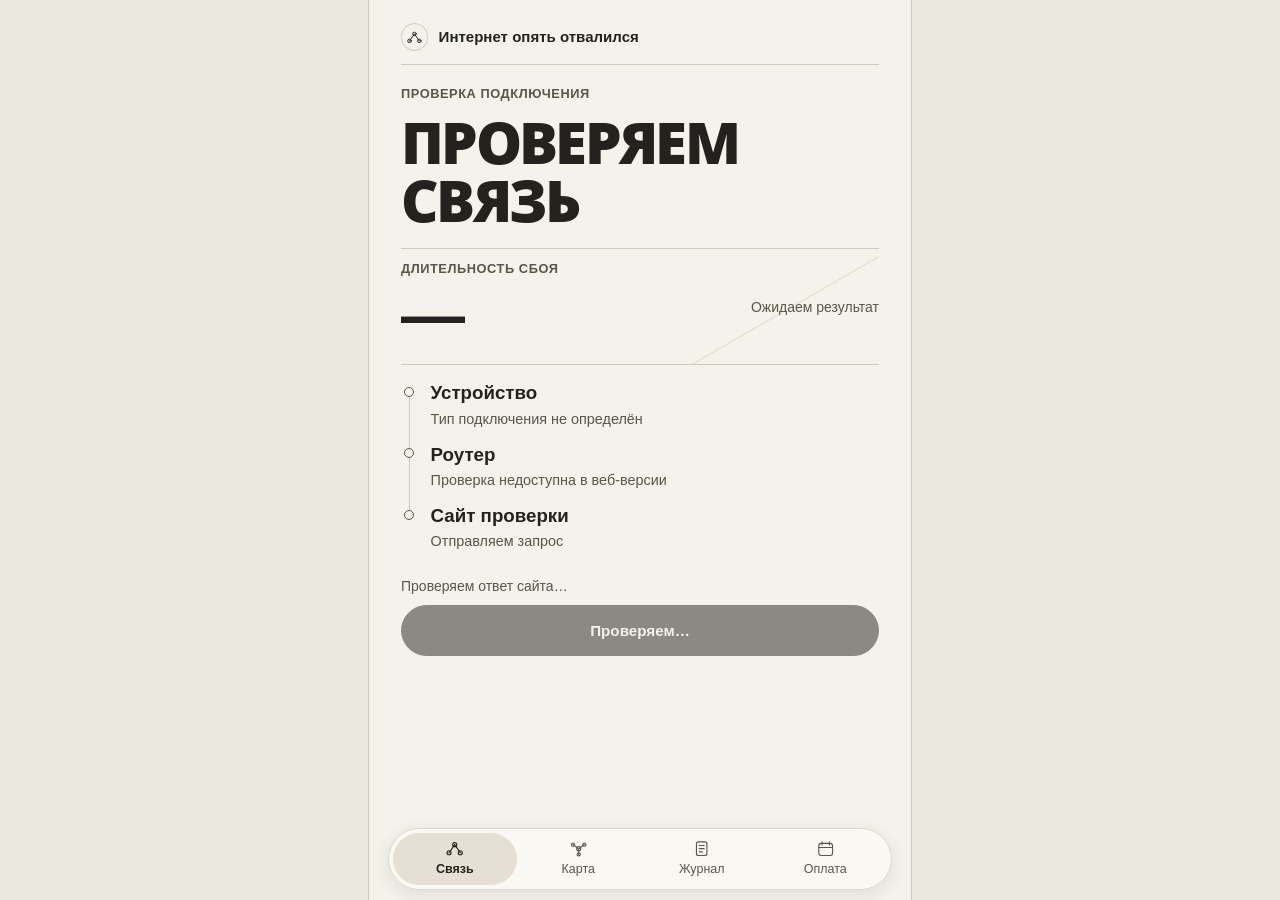
<file: docs/index.html>
<!doctype html>
<html lang="ru">
<meta charset="utf-8">
<meta name="viewport" content="width=device-width, initial-scale=1">
<meta http-equiv="refresh" content="0; url=./mobile/">
<title>Маршрут</title>
<p><a href="./mobile/">Открыть «Маршрут»</a></p>
</html>
</file>
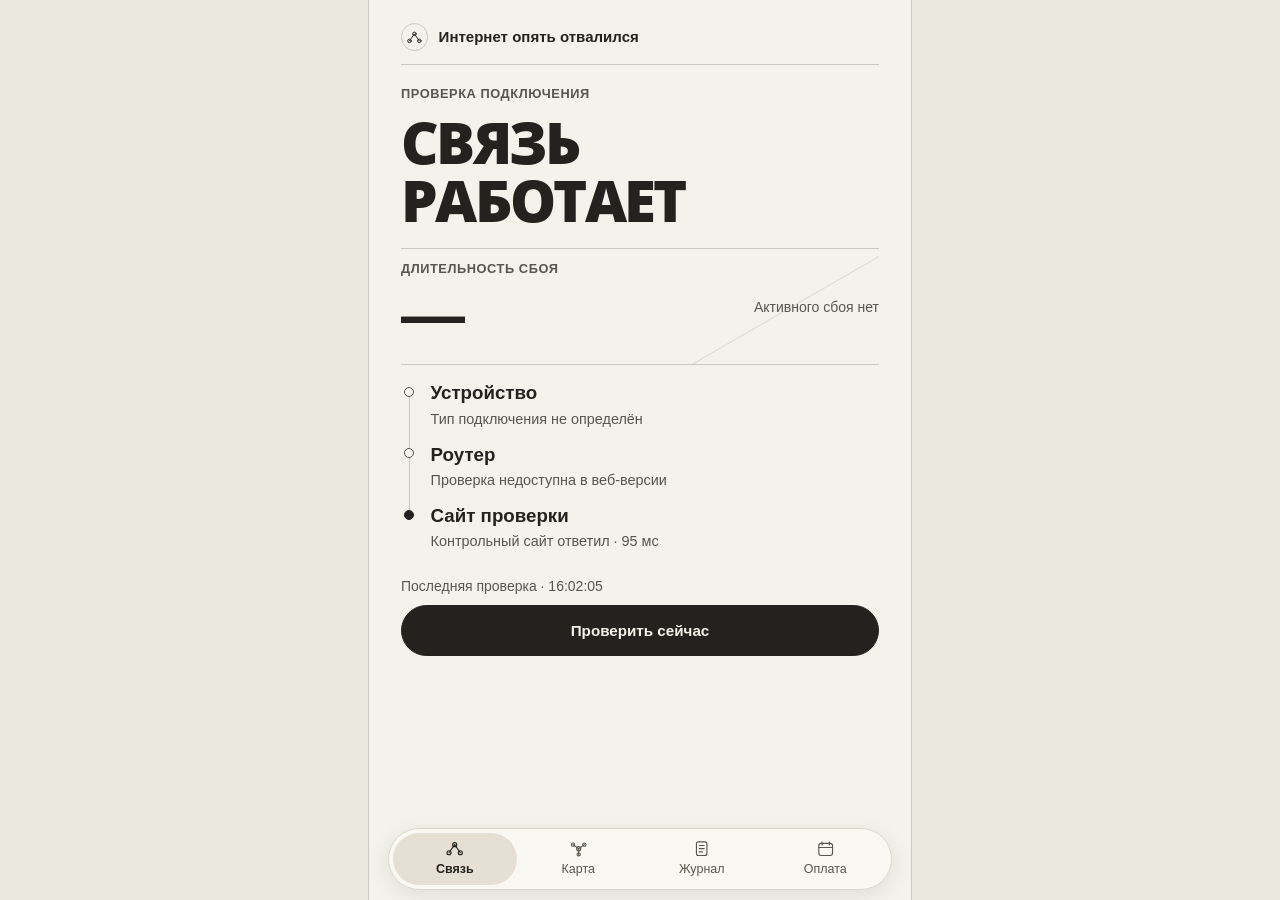
<file: docs/mobile/index.html>
<!doctype html>
<html lang="ru">
<head>
<meta charset="utf-8">
<meta name="viewport" content="width=device-width, initial-scale=1, viewport-fit=cover">
<meta name="theme-color" content="#f3f2eb">
<meta name="description" content="Проверка связи, интерактивная карта сети, журнал и оплата интернета.">
<meta name="apple-mobile-web-app-capable" content="yes">
<title>Интернет опять отвалился</title>
<link rel="manifest" href="./manifest.webmanifest">
<link rel="apple-touch-icon" href="./icon-180.png">
<link rel="icon" href="./icon-192.png">
<link rel="stylesheet" href="./style.css?v=2">
<script type="module" src="./app.mjs?v=2"></script>
</head>
<body>
<svg xmlns="http://www.w3.org/2000/svg" class="symbols" aria-hidden="true">
<symbol id="i-route" viewBox="0 0 24 24"><path d="m5 17 7-10 7 10"/><circle cx="5" cy="17" r="2.5"/><circle cx="12" cy="7" r="2.5"/><circle cx="19" cy="17" r="2.5"/></symbol>
<symbol id="i-journal" viewBox="0 0 24 24"><rect x="5.5" y="3.5" width="13" height="17" rx="2.5"/><path d="M9 8h6m-6 4h6m-6 4h4"/></symbol>
<symbol id="i-calendar" viewBox="0 0 24 24"><rect x="3.5" y="5.5" width="17" height="15" rx="3"/><path d="M7.5 3.5v4m9-4v4m-13 3h17"/></symbol>
<symbol id="i-map" viewBox="0 0 24 24"><path d="M12 12 5 7m7 5 7-5m-7 5v7"/><circle cx="12" cy="12" r="2.5"/><circle cx="5" cy="7" r="2"/><circle cx="19" cy="7" r="2"/><circle cx="12" cy="19" r="2"/></symbol>
</svg>
<div class="shell">
<header class="brand"><span class="brand-mark" aria-hidden="true"><svg><use href="#i-route"/></svg></span><span>Интернет опять отвалился</span></header>
<main id="pages">
<section id="connection" role="tabpanel" aria-labelledby="tab-connection">
  <div class="hero"><p class="label">Проверка подключения</p><h1 id="status" aria-live="polite">ПРОВЕРЯЕМ<br>СВЯЗЬ</h1></div>
  <div class="timer"><div><p class="label">Длительность сбоя</p><p id="duration" class="timer-value">—</p></div><p id="outage-start" class="meta">Ожидаем результат</p></div>
  <div class="route" id="route">
    <div class="route-step"><span class="route-dot"></span><div><h2>Устройство</h2><p id="device-status">Тип подключения не определён</p></div></div>
    <div class="route-step"><span class="route-dot"></span><div><h2>Роутер</h2><p>Проверка недоступна в веб-версии</p></div></div>
    <div class="route-step" id="route-result"><span class="route-dot"></span><div><h2>Сайт проверки</h2><p id="route-detail">Отправляем запрос</p></div></div>
  </div>
  <div class="actions"><p id="last-check" class="meta" aria-live="polite">Первая проверка</p><button type="button" id="check" class="primary">Проверить сейчас</button></div>
</section>
<section id="map" role="tabpanel" aria-labelledby="tab-map" hidden>
  <h1 class="page-title">КАРТА<br>ПРОВЕРКИ</h1>
  <p class="intro">Перетаскивай узлы. Нажми на любой, чтобы увидеть детали.</p>
  <div class="graph" id="graph" data-phase="checking">
    <svg class="graph-lines" viewBox="0 0 100 100" preserveAspectRatio="none" aria-hidden="true">
      <line class="edge edge-main" data-edge="device request" x1="17" y1="44" x2="49" y2="48"/>
      <line class="edge edge-main" data-edge="request answer" x1="49" y1="48" x2="82" y2="41"/>
      <line class="edge" data-edge="request cache" x1="49" y1="48" x2="58" y2="16"/>
      <line class="edge" data-edge="request journal" x1="49" y1="48" x2="43" y2="79"/>
    </svg>
    <span class="signal" aria-hidden="true"></span>
    <button type="button" class="node" data-node="device" style="--x:17%;--y:44%" aria-pressed="false"><span class="node-core"><svg><use href="#i-route"/></svg></span><span>Устройство</span></button>
    <button type="button" class="node hub" data-node="request" style="--x:49%;--y:48%" aria-pressed="true"><span class="node-core"><svg><use href="#i-map"/></svg></span><span>Запрос</span></button>
    <button type="button" class="node" data-node="answer" style="--x:82%;--y:41%" aria-pressed="false"><span class="node-core">↔</span><span>Ответ</span></button>
    <button type="button" class="node satellite" data-node="cache" style="--x:58%;--y:16%" aria-pressed="false"><span class="node-core">↓</span><span>Офлайн</span></button>
    <button type="button" class="node satellite journal-node" data-node="journal" style="--x:43%;--y:79%" aria-pressed="false"><span class="node-core"><svg><use href="#i-journal"/></svg></span><span>Журнал</span></button>
  </div>
  <div class="node-detail" aria-live="polite"><p class="label" id="node-label">Запрос</p><h2 id="node-title">Проверяем связь</h2><p id="node-info" class="meta"></p></div>
  <button type="button" class="primary" id="map-check">Запустить проверку</button>
</section>
<section id="journal" role="tabpanel" aria-labelledby="tab-journal" hidden>
  <h1 class="page-title">ЖУРНАЛ<br>СБОЕВ</h1>
  <p class="intro">Сбои, замеченные, пока приложение было открыто.</p>
  <ul id="history" class="history" aria-label="Записи журнала"></ul>
  <button type="button" id="export" class="primary" disabled>Сохранить отчёт</button>
</section>
<section id="payment" role="tabpanel" aria-labelledby="tab-payment" hidden>
  <h1 class="page-title">ОПЛАТА</h1>
  <div class="payment-summary"><p class="label">Следующая оплата</p><p id="payment-date" class="payment-date">—</p></div>
  <form id="payment-form">
    <label for="due">Дата оплаты</label><input id="due" type="date" required>
    <label for="lead">Напомнить заранее</label>
    <select id="lead"><option value="0">В день оплаты</option><option value="1">За 1 день</option><option value="3" selected>За 3 дня</option><option value="7">За 7 дней</option><option value="14">За 14 дней</option></select>
    <p class="meta" id="calendar-help">Открой файл в календаре и сохрани событие с напоминанием.</p>
    <button class="primary" type="submit">Добавить в календарь</button>
    <p class="meta" id="calendar-feedback" role="status" hidden></p>
  </form>
</section>
</main>
<nav class="navbar" role="tablist" aria-label="Разделы">
  <span class="nav-indicator" aria-hidden="true"></span>
  <button type="button" role="tab" id="tab-connection" aria-controls="connection" aria-selected="true"><svg aria-hidden="true"><use href="#i-route"/></svg><span>Связь</span></button>
  <button type="button" role="tab" id="tab-map" aria-controls="map" aria-selected="false" tabindex="-1"><svg aria-hidden="true"><use href="#i-map"/></svg><span>Карта</span></button>
  <button type="button" role="tab" id="tab-journal" aria-controls="journal" aria-selected="false" tabindex="-1"><svg aria-hidden="true"><use href="#i-journal"/></svg><span>Журнал</span></button>
  <button type="button" role="tab" id="tab-payment" aria-controls="payment" aria-selected="false" tabindex="-1"><svg aria-hidden="true"><use href="#i-calendar"/></svg><span>Оплата</span></button>
</nav>
</div>
</body>
</html>
</file>
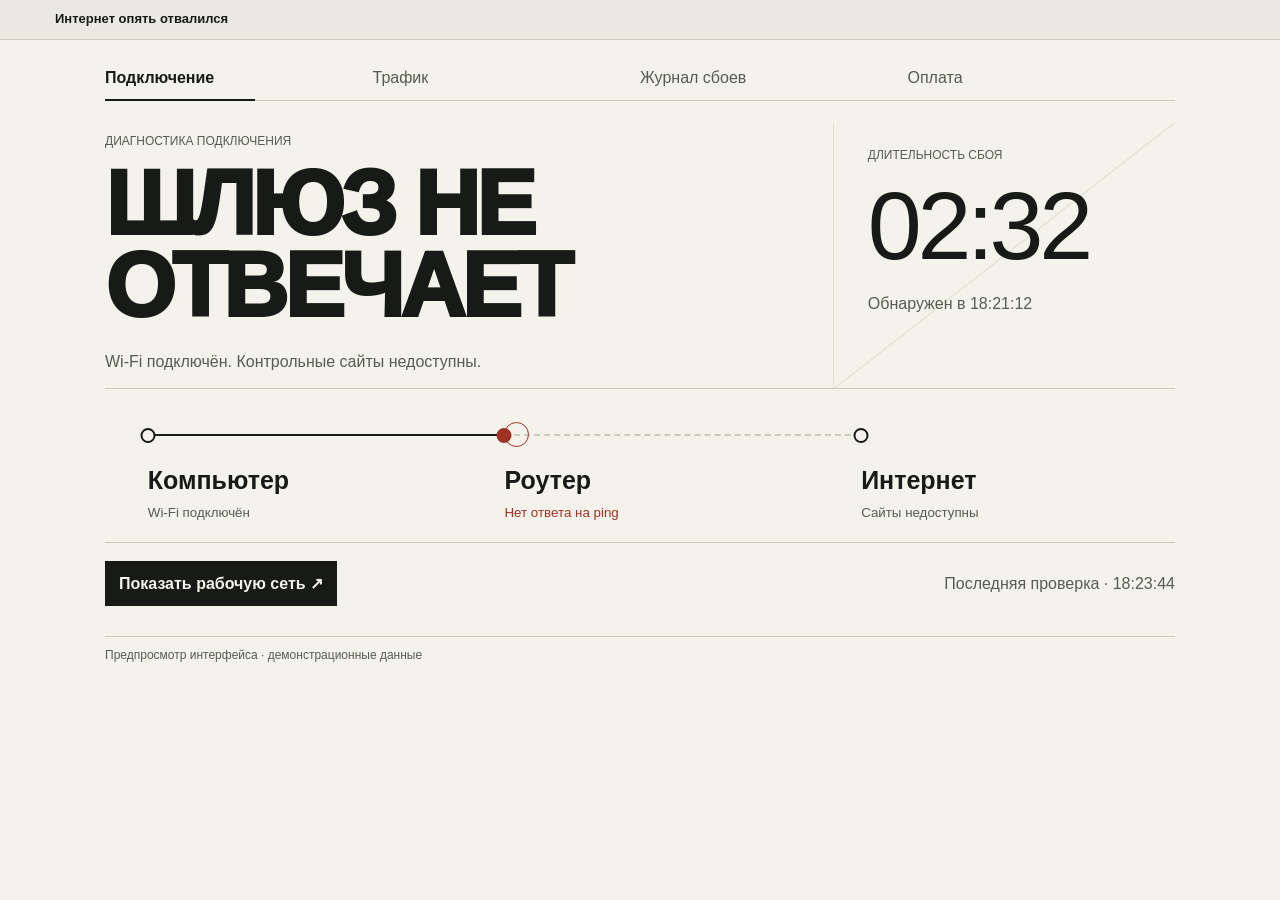
<file: docs/interface-preview.html>
<!doctype html>
<html lang="ru">
<head>
<meta charset="utf-8">
<meta name="viewport" content="width=device-width, initial-scale=1">
<title>Интернет опять отвалился — предпросмотр интерфейса</title>
<style>
:root{color-scheme:light;--paper:#f3f2eb;--ink:#171a16;--muted:#585b51;--line:#c9cabf;--faint:#e1e1d6;--rust:#9f3225}
*{box-sizing:border-box}
body{margin:0;background:var(--paper);color:var(--ink);font:16px/1.45 "Segoe UI",Arial,sans-serif}
main{max-width:1180px;margin:auto;padding:14px clamp(18px,4.5vw,55px) 23px}
button,input{font:inherit}
button{cursor:pointer}
button:focus-visible,input:focus-visible{outline:2px solid var(--rust);outline-offset:3px}
h1,h2,p{margin:0}
.window-title{border-bottom:1px solid var(--line);background:#e9e9e1;padding:10px clamp(18px,4.5vw,55px);font-size:13px;font-weight:700}
.tabs{display:grid;grid-template-columns:repeat(4,1fr);border-bottom:1px solid var(--line);position:relative}
.tab{border:0;background:transparent;padding:12px 10px 11px 0;text-align:left;color:var(--muted)}
.tab:hover{color:var(--ink);text-decoration:underline;text-underline-offset:4px}
.tab[aria-selected="true"]{font-weight:700;color:var(--ink)}
.underline{position:absolute;left:0;bottom:-1px;width:14%;height:2px;background:var(--ink);pointer-events:none}
.workspace{overflow:hidden;position:relative;min-height:449px;margin-top:22px}
.screen[hidden]{display:none}
.screen.outgoing{position:absolute;inset:0;width:100%;pointer-events:none}
.hero{display:grid;grid-template-columns:68% 32%;min-height:255px}
.summary{padding:10px 12px 15px 0}
.label{font-size:12px;text-transform:uppercase;color:var(--muted)}
.status{margin:14px 0 22px;font-family:"Arial Black","Segoe UI",Arial,sans-serif;font-size:clamp(37px,7.3vw,90px);font-weight:950;letter-spacing:-.041em;text-transform:uppercase;line-height:.91;white-space:pre-line}
.description,.foot,.meta{color:var(--muted)}
.clock{border-left:1px solid var(--faint);padding:24px 0 0 10%;background:linear-gradient(142deg,transparent 49.7%,var(--faint) 50%,transparent 50.3%)}
.clock-value{font:400 clamp(42px,8.1vw,97px)/1.1 Arial,sans-serif;letter-spacing:-.045em;margin:9px 0 12px;font-variant-numeric:tabular-nums}
.route{border-block:1px solid var(--line);position:relative;padding:73px 0 20px;display:grid;grid-template-columns:repeat(3,1fr)}
.route::before,.route::after{content:"";position:absolute;top:45px;left:4%;width:33.333%;border-top:2px solid var(--ink)}
.route::after{left:37.333%;border-color:var(--line);border-top-style:dashed}
.route[data-online="true"]::after{border-color:var(--ink);border-top-style:solid}
.stage{position:relative;padding-left:12%}
.stage::before{content:"";position:absolute;top:-34px;left:12%;width:11px;height:11px;border-radius:50%;border:2px solid var(--ink);background:var(--paper);z-index:1;transform:translateX(-50%)}
.stage[data-fail="true"]::before{background:var(--rust);border-color:var(--rust)}
.stage[data-fail="true"]::after{content:"";position:absolute;top:-40px;left:12%;width:23px;height:23px;border-radius:50%;border:1px solid var(--rust);z-index:1;animation:ripple 1.65s ease-out infinite}
@keyframes ripple{from{transform:translateX(-50%) scale(.9);opacity:.9}to{transform:translateX(-50%) scale(1.7);opacity:0}}
.stage strong{font-size:clamp(17px,2.3vw,25px);display:block}
.stage small{display:block;color:var(--muted);margin-top:4px}
.stage[data-fail="true"] small{color:var(--rust)}
.actions{display:flex;justify-content:space-between;align-items:center;gap:16px;padding:18px 0}
.action{border:1px solid var(--ink);background:var(--ink);color:var(--paper);padding:10px 13px;font-weight:700}
.action:hover{background:#393b34}
.secondary{border-color:var(--line);background:transparent;color:var(--ink)}
.secondary:hover{background:#e4e3da}
.foot{font-size:12px;border-top:1px solid var(--line);padding-top:10px;margin-top:12px}
.page-head{display:flex;align-items:center;justify-content:space-between;gap:18px;margin:10px 0 15px}
.page-head h2,.payment h2{font-size:clamp(28px,4.35vw,56px);letter-spacing:-.045em;line-height:1.05}
.rule{height:2px;background:var(--ink);margin:10px 0 15px;transform-origin:left}
.screen.entering .rule{animation:rule-in .30s ease both}
@keyframes rule-in{from{transform:scaleX(0)}to{transform:scaleX(1)}}
.table-scroll{overflow:auto;margin-top:20px}
table{width:100%;border-collapse:collapse;white-space:nowrap;font-variant-numeric:tabular-nums}
th,td{text-align:left;padding:12px 13px;border-bottom:1px solid var(--line)}
th{background:var(--ink);color:var(--paper);font-size:13px}
td{background:#e9e9e1}
tr:nth-child(even) td{background:var(--paper)}
.payment{display:grid;grid-template-columns:60% 40%}
.payment[hidden]{display:none}
.payment-form{padding:14px 23px 12px 0;display:grid;gap:16px;align-content:start}
.payment-form label{display:grid;justify-items:start;gap:5px}
.payment-form input{border:1px solid var(--line);padding:7px 10px;background:#e9e9e1;color:var(--ink)}
.payment-form input[type=number]{width:86px}
.payment-actions{display:flex;flex-wrap:wrap;gap:8px}
.notice{padding:22px 18px;background:#e9e9e1}
.notice #notice{font-size:clamp(23px,3.1vw,38px);line-height:1.1;letter-spacing:-.035em;margin-top:20px}
@media(max-width:640px){
  .tab{font-size:12px;padding:12px 3px}
  .hero{grid-template-columns:65% 35%;min-height:208px}
  .summary{padding-top:4px}
  .status{font-size:clamp(24px,6vw,40px);margin-bottom:14px}
  .clock{padding-top:12px}
  .clock-value{font-size:clamp(32px,8.5vw,52px)}
  .clock .meta,.clock .label{font-size:11px}
  .payment{grid-template-columns:1fr}
  .page-head,.actions{flex-wrap:wrap}
  .stage small{font-size:12px}
}
@media(prefers-reduced-motion:reduce){.stage::after,.screen.entering .rule{animation:none!important}}
</style>
</head>
<body>
<header class="window-title">Интернет опять отвалился</header>
<main>
  <nav class="tabs" role="tablist" aria-label="Разделы монитора">
    <button class="tab" role="tab" id="tab-connection" aria-controls="connection" aria-selected="true">Подключение</button>
    <button class="tab" role="tab" id="tab-traffic" aria-controls="traffic" aria-selected="false" tabindex="-1">Трафик</button>
    <button class="tab" role="tab" id="tab-history" aria-controls="history" aria-selected="false" tabindex="-1">Журнал сбоев</button>
    <button class="tab" role="tab" id="tab-payment" aria-controls="payment" aria-selected="false" tabindex="-1">Оплата</button>
    <span class="underline" aria-hidden="true"></span>
  </nav>
  <div class="workspace">
    <section class="screen" id="connection" role="tabpanel" aria-labelledby="tab-connection">
      <div class="hero">
        <div class="summary">
          <p class="label">Диагностика подключения</p>
          <h2 class="status" id="status" aria-live="polite">Шлюз не<br>отвечает</h2>
          <p class="description" id="description">Wi-Fi подключён. Контрольные сайты недоступны.</p>
        </div>
        <div class="clock">
          <p class="label">Длительность сбоя</p>
          <p class="clock-value" id="clock">02:32</p>
          <p class="meta" id="start">Обнаружен в 18:21:12</p>
        </div>
      </div>
      <div class="route" id="route">
        <div class="stage"><strong>Компьютер</strong><small>Wi-Fi подключён</small></div>
        <div class="stage" id="gateway" data-fail="true"><strong>Роутер</strong><small>Нет ответа на ping</small></div>
        <div class="stage" id="web"><strong>Интернет</strong><small>Сайты недоступны</small></div>
      </div>
      <div class="actions">
        <button class="action" id="scenario" type="button">Показать рабочую сеть ↗</button>
        <p class="meta">Последняя проверка · 18:23:44</p>
      </div>
    </section>
    <section class="screen" id="traffic" role="tabpanel" aria-labelledby="tab-traffic" hidden>
      <div class="page-head"><h2>Трафик по программам</h2></div>
      <div class="rule" aria-hidden="true"></div>
      <p class="meta">Средняя скорость за 5 секунд · объём за местные сутки</p>
      <div class="table-scroll"><table>
        <thead><tr><th scope="col">Программа</th><th scope="col">↓ Сейчас</th><th scope="col">↑ Сейчас</th><th scope="col">↓ За день</th><th scope="col">↑ За день</th></tr></thead>
        <tbody>
          <tr><td>firefox.exe</td><td>6,2 МиБ/с</td><td>54 КиБ/с</td><td>1,38 ГиБ</td><td>94 МиБ</td></tr>
          <tr><td>Telegram.exe</td><td>122 КиБ/с</td><td>8 КиБ/с</td><td>183 МиБ</td><td>16 МиБ</td></tr>
          <tr><td>Система</td><td>5 КиБ/с</td><td>1 КиБ/с</td><td>42 МиБ</td><td>7 МиБ</td></tr>
        </tbody>
      </table></div>
    </section>
    <section class="screen" id="history" role="tabpanel" aria-labelledby="tab-history" hidden>
      <div class="page-head"><h2>Журнал отключений</h2></div>
      <div class="rule" aria-hidden="true"></div>
      <p class="meta">Пример записей, время по часам компьютера</p>
      <div class="table-scroll"><table>
        <thead><tr><th scope="col">Обнаружен сбой</th><th scope="col">Восстановление</th><th scope="col">Длительность</th><th scope="col">Этап сбоя</th></tr></thead>
        <tbody>
          <tr><td>26.11.2026 18:21:12</td><td>26.11.2026 18:23:44</td><td>2 мин 32 с</td><td>Шлюз / интернет</td></tr>
          <tr><td>25.11.2026 09:47:03</td><td>25.11.2026 09:47:27</td><td>24 с</td><td>Интернет</td></tr>
        </tbody>
      </table></div>
    </section>
    <section class="screen split payment" id="payment" role="tabpanel" aria-labelledby="tab-payment" hidden>
      <form class="payment-form" id="payment-form">
        <h2>Оплата интернета</h2>
        <label>Дата оплаты <input name="date" type="date" value="2026-12-01" required></label>
        <label>За сколько дней напомнить <input name="lead" type="number" min="0" max="30" value="3" required></label>
        <div class="payment-actions">
          <button class="action" type="submit">Сохранить дату</button>
          <button class="action secondary" id="clear" type="button">Убрать напоминание</button>
        </div>
      </form>
      <div class="notice"><p class="label">Напоминание об оплате</p><div class="rule" aria-hidden="true"></div><p id="notice" aria-live="polite">Следующая оплата<br>01.12.2026</p></div>
    </section>
  </div>
  <footer class="foot">Предпросмотр интерфейса · демонстрационные данные</footer>
</main>
<script>
const tabs = [...document.querySelectorAll('[role="tab"]')];
const indicator = document.querySelector(".underline");
const panels = tabs.map(tab => document.getElementById(tab.getAttribute("aria-controls")));
let selected = 0;
let transition = [];
function settle() {
  for (const animation of transition) animation.cancel();
  transition = [];
  panels.forEach((panel, index) => {
    panel.hidden = index !== selected;
    panel.inert = false;
    panel.classList.remove("outgoing", "entering");
  });
  indicator.style.left = `${selected * 25}%`;
}
function selectTab(tab) {
  const next = tabs.indexOf(tab);
  if (next === selected) return;
  settle();
  const previous = selected;
  selected = next;
  tabs.forEach((item, index) => {
    item.setAttribute("aria-selected", index === next);
    item.tabIndex = index === next ? 0 : -1;
  });
  if (matchMedia("(prefers-reduced-motion: reduce)").matches) return settle();
  const direction = next > previous ? 1 : -1;
  const options = {duration:300,easing:"cubic-bezier(.42,0,.58,1)",fill:"both"};
  panels[next].hidden = false;
  panels[next].classList.add("entering");
  panels[previous].classList.add("outgoing");
  panels[previous].inert = true;
  const incoming = panels[next].animate([{transform:`translateX(${direction*100}%)`},{transform:"translateX(0)"}],options);
  const outgoing = panels[previous].animate([{transform:"translateX(0)"},{transform:`translateX(${-direction*100}%)`}],options);
  const rail = indicator.animate([
    {left:`${previous*25}%`,transform:"scaleX(1)"},
    {left:`${(previous+next)*12.5}%`,transform:"scaleX(.37)"},
    {left:`${next*25}%`,transform:"scaleX(1)"}
  ],options);
  transition = [incoming,outgoing,rail];
  Promise.all(transition.map(animation => animation.finished)).then(() => {
    if (transition.includes(incoming)) settle();
  }, () => {});
}
tabs.forEach((tab, index) => {
  tab.addEventListener("click", () => selectTab(tab));
  tab.addEventListener("keydown", event => {
    const position = {ArrowLeft: index - 1, ArrowRight: index + 1, Home: 0, End: tabs.length - 1};
    if (!(event.key in position)) return;
    event.preventDefault();
    const next = tabs[(position[event.key] + tabs.length) % tabs.length];
    selectTab(next);
    next.focus();
  });
});
const scenario = document.getElementById("scenario");
const status = document.getElementById("status");
const gateway = document.getElementById("gateway");
const web = document.getElementById("web");
scenario.addEventListener("click", () => {
  const failed = gateway.dataset.fail !== "true";
  status.replaceChildren(failed ? "Шлюз не" : "Интернет", document.createElement("br"),
    failed ? "отвечает" : "работает");
  document.getElementById("description").textContent = failed ?
    "Wi-Fi подключён. Контрольные сайты недоступны." : "Контрольный сайт ответил по HTTPS.";
  gateway.dataset.fail = failed;
  document.getElementById("route").dataset.online = !failed;
  gateway.querySelector("small").textContent = failed ? "Нет ответа на ping" : "Отвечает · 3 мс";
  web.querySelector("small").textContent = failed ? "Сайты недоступны" : "HTTPS работает";
  document.getElementById("clock").textContent = failed ? "02:32" : "—";
  document.getElementById("start").textContent = failed ? "Обнаружен в 18:21:12" : "Активного сбоя нет";
  scenario.textContent = failed ? "Показать рабочую сеть ↗" : "Показать пример сбоя ↗";
});
const notice = document.getElementById("notice");
document.getElementById("payment-form").addEventListener("submit", event => {
  event.preventDefault();
  const form = new FormData(event.currentTarget);
  const date = form.get("date").split("-").reverse().join(".");
  const days = Number(form.get("lead"));
  const label = days ? "Дней до оповещения: " + days : "Напомнить в день оплаты";
  notice.replaceChildren("Следующая оплата · " + date, document.createElement("br"), label);
});
document.getElementById("clear").addEventListener("click", () => {
  notice.textContent = "Напоминание не задано";
});
</script>
</body>
</html>
</file>
<file: docs/mobile/style.css>
@font-face{font-family:RouteDisplay;src:url("./display.woff") format("woff");font-style:normal;font-weight:800;font-display:swap}
:root{color-scheme:light;--paper:#f3f2eb;--ink:#23221e;--muted:#59564e;--line:#cbc8be;--faint:#dedbd0;--surface:#eae7de;--red:#a03124;--red-wash:#f0e2d9;--radius:1.4rem}
*{box-sizing:border-box}
[hidden]{display:none!important}
body{margin:0;background:var(--paper);color:var(--ink);font:1rem/1.43 -apple-system,BlinkMacSystemFont,"Segoe UI",Arial,sans-serif}
.shell{width:min(100%,34rem);min-height:100dvh;margin:auto;padding:max(.65rem,env(safe-area-inset-top)) clamp(1.1rem,5vw,2rem) calc(6.6rem + env(safe-area-inset-bottom))}
.brand{min-height:3.4rem;display:flex;align-items:center;gap:.65rem;border-bottom:1px solid var(--line);font-size:.94rem;font-weight:700}
.brand-mark{width:1.7rem;height:1.7rem;display:grid;place-items:center;border:1px solid var(--line);border-radius:50%}
.brand-mark svg{width:1.05rem;height:1.05rem}
.symbols{position:absolute;width:0;height:0;overflow:hidden}
.brand svg,.navbar svg,.node svg{fill:none;stroke:currentColor;stroke-width:1.4;stroke-linecap:round;stroke-linejoin:round}
.brand svg circle,.navbar svg circle,.node svg circle{fill:var(--paper)}
main{position:relative;overflow:hidden;margin-inline:-.25rem;padding-inline:.25rem}
section{padding-top:1.35rem;min-width:0}
section.leaving{position:absolute;inset:0 .25rem;pointer-events:none}
h1,h2,p{margin:0}
h1{font-family:RouteDisplay,-apple-system,"Arial Black",sans-serif;font-size:clamp(2.35rem,9.9vw,3.65rem);font-weight:800;letter-spacing:-.046em;line-height:.99;overflow-wrap:anywhere}
.hero h1{margin:.62rem 0 1.2rem}
.page-title{margin-bottom:.8rem}
.label{font-size:.8rem;line-height:1.3;letter-spacing:.044em;text-transform:uppercase;font-weight:700;color:var(--muted)}
.meta,.intro{color:var(--muted)}
.meta{font-size:.875rem}
.intro{margin-bottom:1.15rem}
.timer{min-height:6.15rem;border-block:1px solid var(--line);display:flex;align-items:center;justify-content:space-between;gap:.65rem;padding:.78rem 0;background:linear-gradient(150deg,transparent 72.2%,var(--faint) 72.5%,transparent 72.8%)}
.timer-value,.payment-date{font-size:clamp(2.6rem,12vw,4rem);font-weight:630;line-height:1.12;letter-spacing:-.065em;font-variant-numeric:tabular-nums;margin-top:.15rem}
.timer .meta{max-width:9rem;text-align:right}
.route{padding:1.06rem 0 .65rem}
.route-step{position:relative;display:grid;grid-template-columns:1.3rem minmax(0,1fr);column-gap:.55rem;min-height:3.8rem;padding-bottom:.9rem}
.route-step:not(:last-child)::before{content:"";position:absolute;background:var(--line);left:.47rem;width:1px;top:.68rem;height:100%}
.route-step h2{font-size:1.17rem;line-height:1.2}
.route-step p{color:var(--muted);margin-top:.24rem;font-size:.9rem}
.route-dot{width:10px;height:10px;border:1px solid var(--muted);border-radius:50%;margin:.3rem 0 0 .18rem;background:var(--paper);z-index:1;position:relative}
[data-phase="online"] .route-dot{background:var(--ink);border-color:var(--ink)}
[data-phase="offline"] .route-dot{background:var(--red);border-color:var(--red)}
[data-phase="offline"] p{color:var(--red)}
[data-phase="offline"] .route-dot::after{content:"";position:absolute;inset:-4px;border:1px solid var(--red);border-radius:50%;animation:ripple 1.8s ease-out infinite}
@keyframes ripple{0%{transform:scale(.78);opacity:.8}100%{transform:scale(1.72);opacity:0}}
.actions{display:grid;gap:.55rem}
button,input,select{font:inherit}
button{cursor:pointer}
button:focus-visible,input:focus-visible,select:focus-visible{outline:2px solid var(--red);outline-offset:3px}
.primary{width:100%;min-height:3.15rem;border:1px solid var(--ink);border-radius:99px;background:var(--ink);color:var(--paper);font-size:.95rem;font-weight:730;padding:.72rem 1rem;transition:transform .17s ease,background-color .2s ease}
.primary:active{transform:scale(.976)}
.primary:disabled{cursor:default;opacity:.5;transform:none}
.navbar{--selected:0;position:fixed;z-index:4;left:50%;bottom:calc(.65rem + env(safe-area-inset-bottom));width:min(calc(100% - 1.25rem),31.5rem);transform:translateX(-50%);padding:4px;display:grid;grid-template-columns:repeat(4,minmax(0,1fr));background:rgba(250,249,242,.92);border:1px solid #d7d8ca;border-radius:2rem;box-shadow:0 5px 20px #171a1617;backdrop-filter:blur(16px);-webkit-backdrop-filter:blur(16px)}
.nav-indicator{position:absolute;z-index:-1;top:4px;bottom:4px;left:4px;width:calc((100% - 8px)/4);background:#e6e0d4;border-radius:1.7rem;transform:translateX(calc(var(--selected)*100%));pointer-events:none}
.navbar button{display:flex;flex-direction:column;align-items:center;justify-content:center;gap:.18rem;min-height:3.2rem;padding:.2rem 0;border:0;border-radius:1.45rem;background:transparent;color:var(--muted);font-size:.78rem}
.navbar button[aria-selected=true]{color:var(--ink);font-weight:700}
.navbar svg{width:1.21rem;height:1.21rem}
.history{list-style:none;margin:0 0 1rem;padding:0;border-top:1px solid var(--line)}
.history li{display:grid;grid-template-columns:1fr auto;gap:.6rem;align-items:center;border-bottom:1px solid var(--line);min-height:4.5rem;padding:.7rem .35rem}
.history li.live{padding-inline:.7rem;background:var(--surface);border-radius:1rem;margin:.35rem 0}
.history li.live strong{color:var(--red)}
.history li.empty{display:block;padding:.9rem .2rem;color:var(--muted)}
.history time,.history small{display:block;color:var(--muted);font-size:.85rem}
.history b{font-size:.96rem}
.history strong{font-size:1.25rem;font-weight:600;font-variant-numeric:tabular-nums}
.payment-summary,.node-detail{padding:1rem;background:var(--surface);border:1px solid var(--faint);border-radius:var(--radius);margin-bottom:1rem}
.payment-date{font-weight:500}
form{display:grid;gap:.52rem}
form label{font-size:.94rem;color:var(--muted);margin-top:.35rem}
form input,form select{color:var(--ink);background:transparent;border:1px solid var(--line);border-radius:.95rem;min-height:3rem;min-width:0;padding:.65rem .85rem}
form input{display:block;width:100%;-webkit-appearance:none;appearance:none}
form select{appearance:none;padding-right:2rem;background:linear-gradient(45deg,transparent 50%,var(--muted) 51%) calc(100% - 17px) center/5px 5px no-repeat,linear-gradient(135deg,var(--muted) 50%,transparent 51%) calc(100% - 12px) center/5px 5px no-repeat}
form .meta{margin:.48rem 0}
.graph{position:relative;height:clamp(17rem,74vw,20rem);background-color:#eeeae0;background-image:radial-gradient(circle,#b9b2a763 .7px,transparent 1px),radial-gradient(ellipse at 50% 43%,#f7f4ed 3%,#ede9dd 78%);background-size:1.1rem 1.1rem,100% 100%;border:1px solid var(--line);border-radius:var(--radius);margin-bottom:.72rem;overflow:hidden;color:var(--ink);isolation:isolate}
.graph-lines{position:absolute;inset:0;width:100%;height:100%;pointer-events:none}
.edge{fill:none;stroke:#aaa396;stroke-width:1;vector-effect:non-scaling-stroke;transition:stroke .22s ease,stroke-width .22s ease}
.edge.connected{stroke:#777064;stroke-width:1.35}
.graph[data-phase=offline] .edge[data-edge="request answer"]{stroke:var(--red);stroke-dasharray:4 5}
.node{position:absolute;left:var(--x);top:var(--y);transform:translate(-50%,calc(-50% + .65rem));background:transparent;border:0;color:var(--muted);font-size:.8rem;display:flex;flex-direction:column;align-items:center;gap:.25rem;min-width:4.1rem;min-height:3.1rem;padding:0;font-weight:620;white-space:nowrap;touch-action:none;user-select:none;-webkit-user-select:none;cursor:grab}
.node.dragging{z-index:3;cursor:grabbing}
.node .node-core{border:1px solid #a7a092;border-radius:50%;background:#faf7f0;width:2.15rem;height:2.15rem;display:grid;place-items:center;color:var(--ink);box-shadow:0 2px 8px #30271914;transition:background .25s ease,box-shadow .25s ease,transform .25s ease}
.node.hub .node-core{width:2.65rem;height:2.65rem}
.node .node-core svg{width:1.15rem;height:1.15rem}
.node svg circle{fill:#faf7f0}
.node[aria-pressed=true]{color:var(--ink);font-weight:750}
.node[aria-pressed=true] .node-core{background:var(--ink);color:var(--paper);border-color:var(--ink);box-shadow:0 0 0 .28rem #62584b26;transform:scale(1.07)}
.node[aria-pressed=true] svg circle{fill:var(--ink)}
.graph[data-phase=offline] .node[data-node=answer] .node-core{border-color:var(--red);color:var(--red);background:#f4e3db}
.signal{position:absolute;left:17%;top:44%;width:7px;height:7px;border-radius:50%;background:var(--ink);box-shadow:0 0 0 3px #695e4f31;transform:translate(-50%,-50%);pointer-events:none;opacity:0}
.node-detail{min-height:6.5rem;margin-bottom:.72rem;padding:.85rem 1rem}
.node-detail h2{font-size:1.03rem;margin:.2rem 0}
@media (min-width:42rem){body{background:#ebe8df}.shell{background:var(--paper);border-inline:1px solid var(--line)}}
@media (prefers-reduced-motion:reduce){*,*::before,*::after{animation:none!important;transition:none!important}}
</file>
